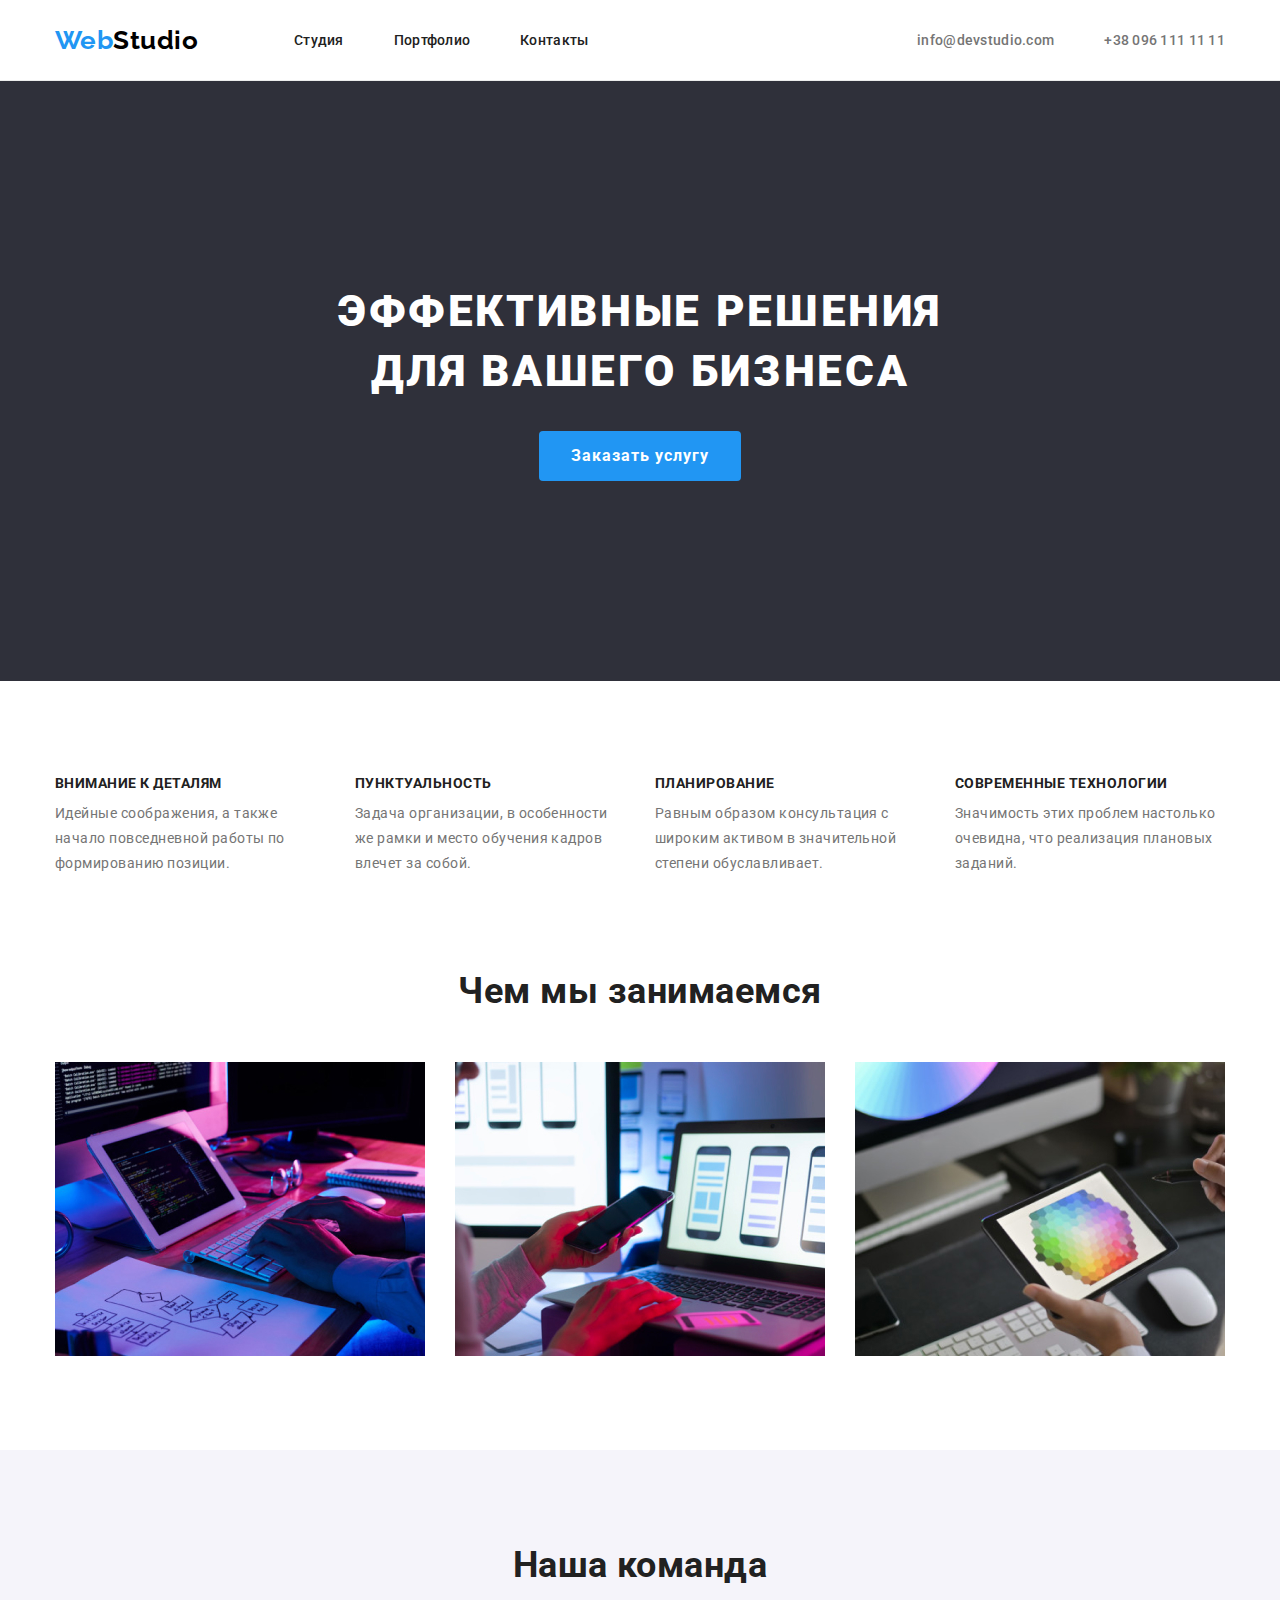
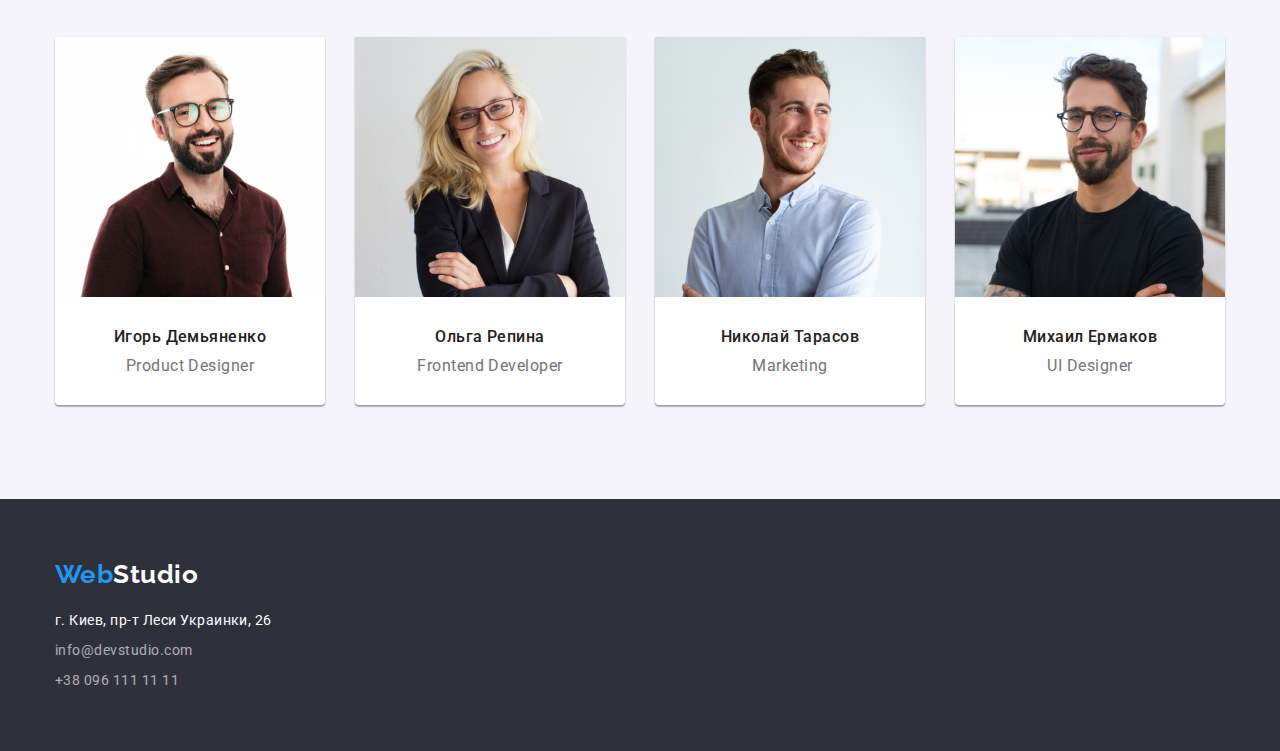
<file: index.html>
<!DOCTYPE  html>
<html  lang="ru">
<head>
        <meta  charset="UTF-8">
        <meta  name="viewport"  content="width=device-width,  initial-scale=1.0">
        <title>Document</title>
        <link href="https://fonts.googleapis.com/css2?family=Roboto:wght@400;500;700;900&display=swap" rel="stylesheet">
        <link href="https://fonts.googleapis.com/css2?family=Raleway:wght@700&family=Roboto:wght@400;500;700;900&display=swap" rel="stylesheet">
        <link rel="stylesheet" href="https://cdnjs.cloudflare.com/ajax/libs/modern-normalize/0.7.0/modern-normalize.min.css">
        <link rel="stylesheet" href="./css/styles.css">
</head>
<body>
        <!--Шапка  сайта-->
        <header class="page-header">
                <div class="container main-nav">
                                <a  href="index.html" class="site-logo">
                                        <span>Web</span>Studio
                                </a>
                        <nav class="nav">
                                <ul class="nav-list">
                                        <li class="nav-list-item">
                                                <a  href="index.html" class="nav-list-link">Студия</a>
                                        </li>
                                        <li class="nav-list-item">
                                                <a  href="portfolio.html" class="nav-list-link">Портфолио</a>
                                        </li>
                                        <li class="nav-list-item">
                                                <a  href="" class="nav-list-link">Контакты</a>
                                        </li>
                                </ul>
                        </nav>
        
                        <ul class="nav-contacts">
                                <li class="nav-contacts-item">
                                        <a  href="mailto:info@devstudio.com" class="nav-contacts-link">info@devstudio.com</a>
                                </li>
                                <li class="nav-contacts-item">
                                        <a  href="tel:+380961111111" class="nav-contacts-link">+38 096 111 11 11</a>
                                </li>
                        </ul>
                </div>
        </header>
        <main>
         <!--Герой-->
         <section class="hero">
                <div class="container">
                        <h1 class="hero-title">Эффективные решения для вашего бизнеса</h1>
                        <button type="submit" name="order-service" value="Заказать услугу" class="hero-button">Заказать услугу</button>
                </div>
        </section>
        <!--Особенности-->
        <section class="features">                
                <div class="container">
                        <ul class="features-list">
                                <li class="features-item">
                                        <h3 class="features-item-title">внимание к деталям</h3>
                                        <p class="features-item-description">Идейные соображения, а также начало повседневной работы по формированию позиции.</p>
                                </li>

                                <li class="features-item">
                                        <h3 class="features-item-title">пунктуальность</h3>
                                        <p class="features-item-description">Задача организации, в особенности же рамки и место обучения кадров влечет за собой.</p>
                                </li>

                                <li class="features-item">
                                        <h3 class="features-item-title">планирование</h3>
                                        <p class="features-item-description">Равным образом консультация с широким активом в значительной степени обуславливает.</p>
                                </li>

                                <li class="features-item">
                                        <h3 class="features-item-title">современные технологии</h3>
                                        <p class="features-item-description">Значимость этих проблем настолько очевидна, что реализация плановых заданий.</p>
                                </li>
                        </ul>
                </div>
        </section>
        
        <!--Чем  мы  занимаемся-->
        
        <section class="occupation">
                <div class="container">
                        <h2 class="occupation-title">Чем мы занимаемся</h2>
                        <ul class="occupation-list">
                                <li class="occupation-list-item">
                                                <img  src="./img/desktop.jpg"  alt="notebook" class="occupation-item-img">                                        

                                </li>

                                <li class="occupation-list-item">
                                        <img  src="./img/mobile.jpg"   alt="smartphone" class="occupation-item-img">
                                </li>

                                <li class="occupation-list-item">
                                                <img  src="./img/labtop.jpg"    alt="labtop" class="occupation-item-img">
                                </li>
                        </ul>
                </div>

        </section>
        <!--Наша  команда-->
        <section class="team">
                <div class="container">
                        <h2 class="team-title">Наша команда</h2>
                <ul class="team-list">
                        <li class="team-list-item">
                                <img  src="./img/Product-Designer.jpg"  alt="Igor Demyanenko" class="team-photo">
                                <h3 class="team-list-item-title">Игорь Демьяненко</h3>
                                <p class="team-list-item-description">Product Designer</p>
                        </li>

                        <li class="team-list-item">
                                <img  src="./img/Frontend-Developer.jpg"  alt="Olga Repina" class="team-photo">
                                <h3 class="team-list-item-title">Ольга Репина</h3>
                                <p class="team-list-item-description">Frontend Developer</p>
                        </li>        
                        <li class="team-list-item">
                                <img  src="./img/Marketing.jpg"  alt="Nikolai Tarasov" class="team-photo">
                                <h3 class="team-list-item-title">Николай Тарасов</h3>
                                <p class="team-list-item-description">Marketing</p>
                        </li>

                        <li class="team-list-item">
                                <img  src="./img/UI-Designer.jpg"  alt="Mikhail Ermakov" class="team-photo">
                                <h3 class="team-list-item-title">Михаил Ермаков</h3>
                                <p class="team-list-item-description">UI Designer</p>
                        </li>
                </ul>
                </div>               
        </section>  
    </main>
        <!--футер-->
        <footer class="page-footer">
                <div class="container flex-footer">
                   <a href="./index.html" class="site-logo">
                        <span>Web</span>Studio
                    </a>
                    <address class="address flex-footer">
                                        г. Киев, пр-т Леси Украинки, 26
                                <a  href="mailto:info@devstudio.com" class="footer-contacts-link">info@devstudio.com</a>
                                <a  href="tel:+380961111111" class="footer-contacts-link">+38 096 111 11 11</a>
                    </address>
                </div>         
         </footer>
</body>
</html>
</file>
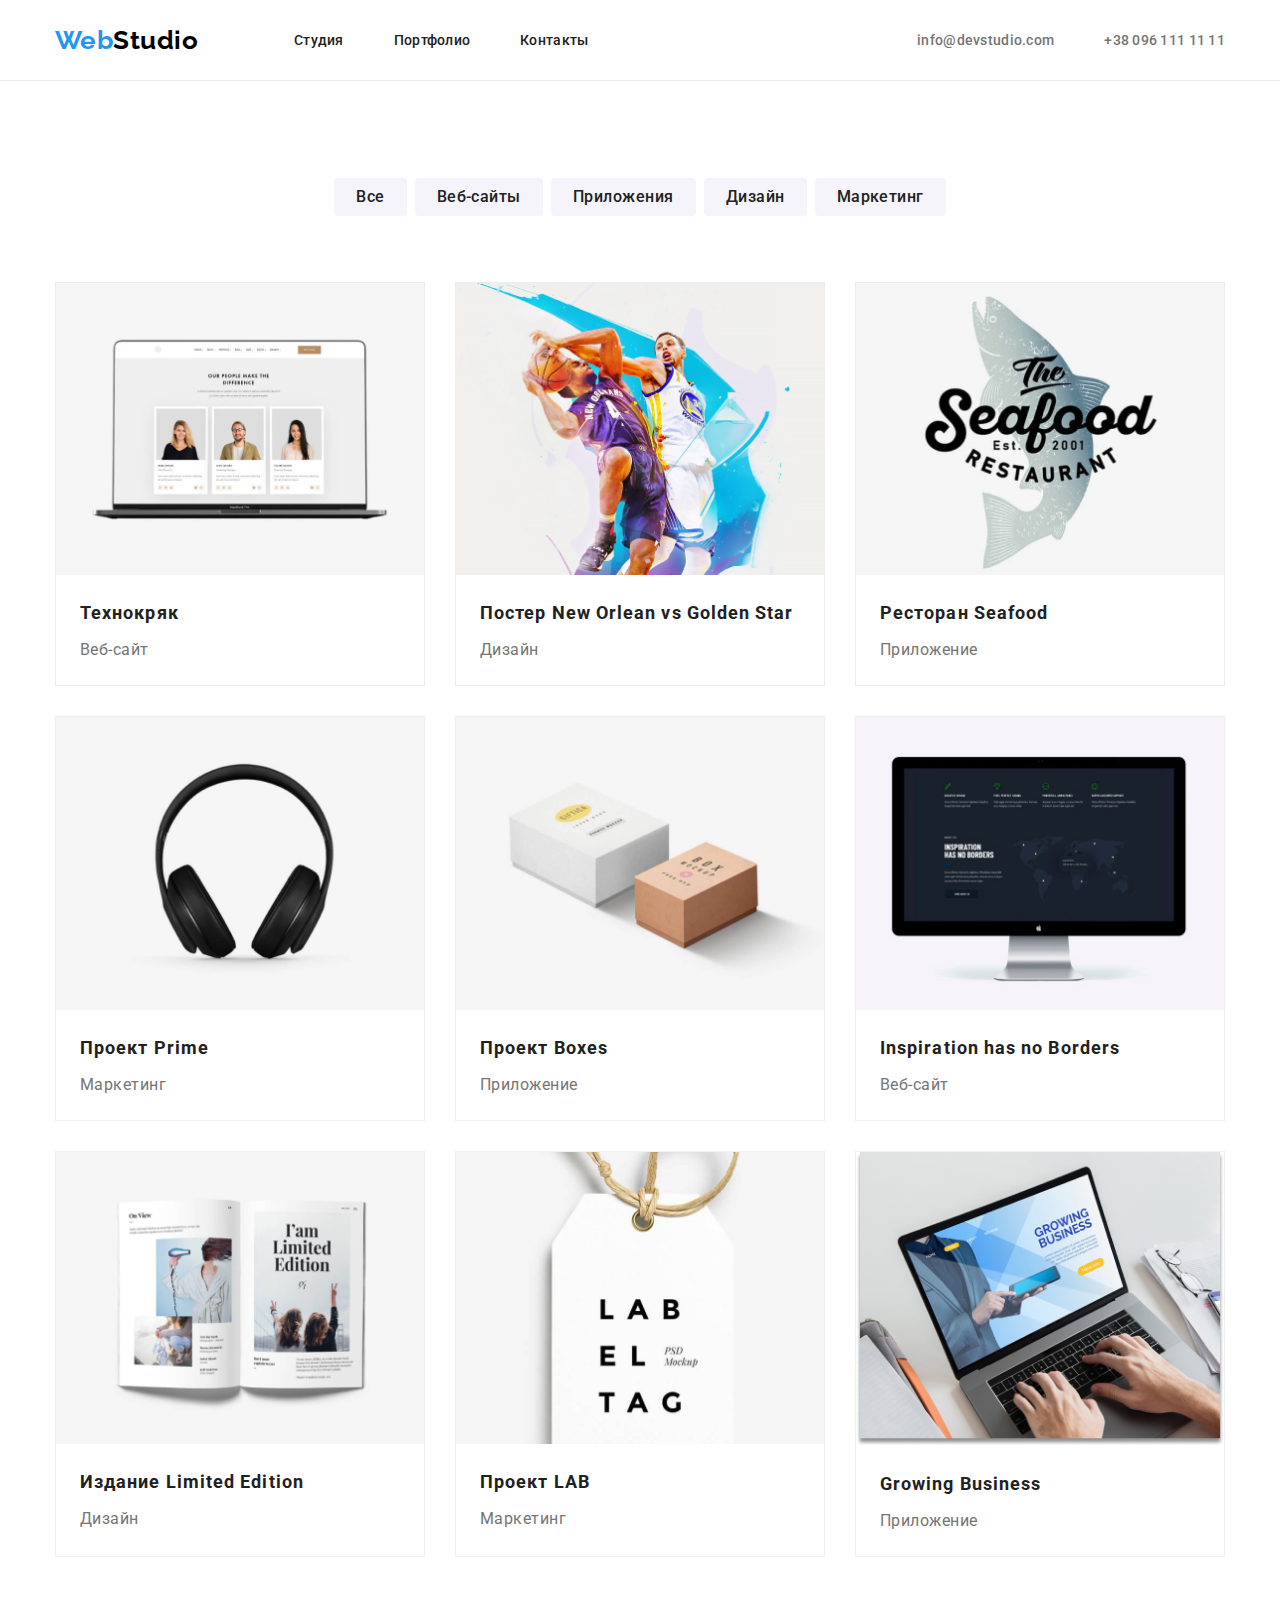
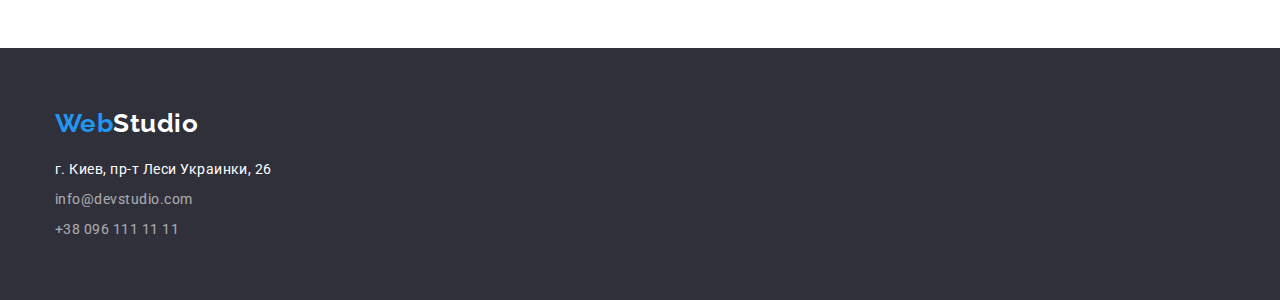
<file: portfolio.html>
<!DOCTYPE  html>
<html  lang="ru">
<head>
        <meta  charset="UTF-8">
        <meta  name="viewport"  content="width=device-width,  initial-scale=1.0">
        <title>Document</title>
        <link href="https://fonts.googleapis.com/css2?family=Roboto:wght@400;500;700;900&display=swap" rel="stylesheet">
        <link href="https://fonts.googleapis.com/css2?family=Raleway:wght@700&family=Roboto:wght@400;500;700;900&display=swap" rel="stylesheet">
        <link rel="stylesheet" href="https://cdnjs.cloudflare.com/ajax/libs/modern-normalize/0.7.0/modern-normalize.min.css">
        <link rel="stylesheet" href="./css/styles.css">
</head>
<body>
        <!--Шапка  сайта-->
        <header class="page-header">
            <div class="container main-nav">
                    <nav class="nav">
                            <a  href="index.html" class="site-logo">
                                    <span>Web</span>Studio
                            </a>
                            
                            <ul class="nav-list">
                                    <li class="nav-list-item">
                                            <a  href="index.html" class="nav-list-link">Студия</a>
                                    </li>
                                    <li class="nav-list-item">
                                            <a  href="portfolio.html" class="nav-list-link">Портфолио</a>
                                    </li>
                                    <li class="nav-list-item">
                                            <a  href="" class="nav-list-link">Контакты</a>
                                    </li>
                            </ul>
                    </nav>
    
                    <ul class="nav-contacts">
                            <li class="nav-contacts-item">
                                    <a  href="mailto:info@devstudio.com" class="nav-contacts-link">info@devstudio.com</a>
                            </li>
                            <li class="nav-contacts-item">
                                    <a  href="tel:+380961111111" class="nav-contacts-link">+38 096 111 11 11</a>
                            </li>
                    </ul>
            </div>
    </header>
        <main>
            <!--фильтры проектов-->
        <section class="projects">
            <div class="container">
                <h2 class="progects-type-title">Выберите тип проекта</h2>
                <ul class="progects-type-list">
                    <li class="progects-type-item">
                        <button type="button" class="progects-type-item-button">Все</button>
                    </li>
                    <li class="progects-type-item">
                        <button type="button" class="progects-type-item-button">Веб-сайты</button>
                    </li>
                    <li class="progects-type-item">
                        <button type="button" class="progects-type-item-button">Приложения</button>
                    </li>
                    <li class="progects-type-item">
                        <button type="button" class="progects-type-item-button">Дизайн</button>
                    </li>
                    <li class="progects-type-item">
                        <button type="button" class="progects-type-item-button">Маркетинг</button>
                    </li>
                </ul>
                
                <h2 class="projects-title">Наши проекты</h2>
                <ul class="projects-list">
                    <li class="projects-list-item">
                        <img src="./img/web-site.jpg" alt="Веб-сайт Технокряк" class="projects-posters">
                        <div class="project-title-container">
                            <h3 class="projects-list-item-title">Технокряк</h3>
                            <p class="projects-list-item-description">Веб-сайт</p>
                        </div>
                    </li>
                    <li class="projects-list-item">
                        
                        <img src="./img/poster.jpg" alt="Постер New Orlean vs Golden State" class="projects-posters">
                        <div class="project-title-container">
                            <h3 class="projects-list-item-title">Постер New Orlean vs Golden Star</h3>
                            <p class="projects-list-item-description">Дизайн</p>
                        </div>
                    </li>
                    <li class="projects-list-item">
                        <img src="./img/restaurant-logo.jpg" alt="логотип ресторана Seafood" class="projects-posters">
                        <div class="project-title-container">
                            <h3 class="projects-list-item-title">Ресторан Seafood</h3>
                            <p class="projects-list-item-description">Приложение</p>
                        </div>
                    </li>
                    <li class="projects-list-item">
                        <img src="./img/project-prime.jpg" alt="Наушники" class="projects-posters">
                        <div class="project-title-container">
                            <h3 class="projects-list-item-title">Проект Prime</h3>
                            <p class="projects-list-item-description">Маркетинг</p>
                        </div>
                    </li>
                    <li class="projects-list-item">
                        <img src="./img/project-boxes.jpg" alt="серая и коричневая коробки" class="projects-posters">
                        <div class="project-title-container">
                            <h3 class="projects-list-item-title">Проект Boxes</h3>
                            <p class="projects-list-item-description">Приложение</p>
                        </div>
                    </li>
                    <li class="projects-list-item">
                        <img src="./img/Inspiration.jpg" alt="Веб-сайт Inspiration has no Borders" class="projects-posters">
                        <div class="project-title-container">
                            <h3 class="projects-list-item-title">Inspiration has no Borders</h3>
                            <p class="projects-list-item-description">Веб-сайт</p>
                        </div>
                    </li>
                    <li class="projects-list-item">
                        <img src="./img/edition.jpg" alt="пример дизайна открытой книги" class="projects-posters">
                        <div class="project-title-container">
                            <h3 class="projects-list-item-title">Издание Limited Edition</h3>
                            <p class="projects-list-item-description">Дизайн</p>
                        </div>
                    </li>
                    <li class="projects-list-item">
                        <img src="./img/project-LAB-logo.jpg" alt="логотип проекта LAB" class="projects-posters">
                        <div class="project-title-container">
                            <h3 class="projects-list-item-title">Проект LAB</h3>
                            <p class="projects-list-item-description">Маркетинг</p>
                        </div>
                    </li>
                    <li class="projects-list-item">
                        <img src="./img/growing-.jpg" alt="Стартовая страница приложения Growing Business" class="projects-posters">
                        <div class="project-title-container">
                            <h3 class="projects-list-item-title">Growing Business</h3>
                            <p class="projects-list-item-description">Приложение</p>
                        </div>
                    </li>
                </ul>
           </div>
       </section>
        </main>
        <!--футер-->
        <footer class="page-footer">
            <div class="container flex-footer">
               <a href="./index.html" class="site-logo">
                    <span>Web</span>Studio
                </a>
                <address class="address flex-footer">
                                    г. Киев, пр-т Леси Украинки, 26
                            <a  href="mailto:info@devstudio.com" class="footer-contacts-link">info@devstudio.com</a>
                            <a  href="tel:+380961111111" class="footer-contacts-link">+38 096 111 11 11</a>
                </address>
            </div>         
     </footer>
</body>
</html>
</file>
<file: css/styles.css>
:root {
  --main-color: #ffffff;
  --titles-color: #212121;
  --team-buttons-bg-color: #f5f4fa;
  --footer-hero-bg-color: #2f303a;
  --hover-focus-logo-button-color: #2196f3;
  --site-logo-text-color: #000;
  --description-header-link-color: #757575;
  --border-color: #EEEEEE;
  --header-border-color: #ECECEC;
}

/* * {
  outline: 1px solid tomato;
} */

body {
  background-color: var(--main-color);
  font-family: "Roboto", sans-serif;
  letter-spacing: 0.03em;
  
}

.container {
  margin-left: auto;
  margin-right: auto;
  width: 1200px;
  padding-left: 15px;
  padding-right: 15px;
}

.page-header {
  font-weight: 500;
  font-size: 14px;

  border-bottom: 1px solid var(--header-border-color);
}


.main-nav {
  display: flex;
  align-items: center;
  justify-content: space-between;
}

.nav {
  display: flex;
  align-items: center;
}

.site-logo {
  width: 145px;
  margin-right: 94px;
  
  font-family: "Raleway", sans-serif;
  color: var(--site-logo-text-color);
  font-weight: bold;
  font-size: 26px;
  line-height: 1.19;
  text-decoration: none;
}

.site-logo span {
  color: var(--hover-focus-logo-button-color);
}

.nav-list,
.nav-contacts,
.features-list,
.occupation-list,
.team-list,
.progects-type-list,
.projects-list, 
.footer-contacts {
  list-style: none;
  padding: 0;
  margin: 0;
}

.nav-list{
  display: flex;
  justify-content: space-between;

}

.nav-list-item:not(:last-child) {
  margin-right: 50px;
}

.nav-list-link {
  display: block;
  padding-top: 32px;
  padding-bottom: 32px;

  font-size: 14px;
  font-weight: 500;
  text-decoration: none;
  color: var(--titles-color);
  letter-spacing: 0.02em;

}

.nav-list-link:hover,
.nav-list-link:focus {
  color: var(--hover-focus-logo-button-color);
}

.nav-contacts {
  display: flex;
  margin-left: auto;
}

.nav-contacts-item:not(:last-child) {
  margin-right: 50px;
}

.nav-contacts-link {
  font-size: 14px;
  font-weight: 500;
  text-decoration: none;
  color: var(--description-header-link-color);
  letter-spacing: 0.02em;
  line-height: 1.1429;
}

.nav-contacts-link:hover,
.nav-contacts-link:focus {
  color: var(--hover-focus-logo-button-color);
}

.hero {
  background-color: var(--footer-hero-bg-color);
  text-align: center;
  padding-top: 200px;
  padding-bottom: 200px;
}

.hero-title {
  margin-top: 0;
  margin-right: auto;
  margin-bottom: 30px;
  margin-left: auto;
  max-width: 696px;

  font-size: 44px;
  font-weight: 900;
  line-height: 1.364;
  color: var(--main-color);
  letter-spacing: 0.06em;
  text-align: center;
  text-transform: uppercase;
}

.hero-button {
  min-width: 200px;
  padding: 10px 32px;
  border: 0;
  border-radius: 4px;
  
  

  background-color: var(--hover-focus-logo-button-color);

  font-size: 16px;
  font-weight: 700;
  color: var(--main-color);
  line-height: 1.875;
  letter-spacing: 0.06em;
}

.features {
padding-top: 94px;
padding-bottom: 94px;
}

.features-list {
  display: flex;
  flex-wrap: wrap;
}

.features-item {
  flex-basis: calc((100% - 30px * 3) / 4);
  margin-right: 30px;
}

.features-item:nth-child(4n) {
  margin-right: 0;
}

.features-item-title {
  margin-top: 0;
  margin-bottom: 10px;

  font-size: 14px;
  font-weight: 700;
  line-height: 1.15;
  color: var(--titles-color);
  text-transform: uppercase;
  
}

.features-item-description {
  margin: 0;
  font-size: 14px;
  line-height: 1.79;
  color: var(--description-header-link-color);
}

.occupation {
  padding-bottom: 94px;
}

.occupation-title {
  margin-top: 0;
  margin-bottom: 50px;
  margin-right: auto;
  margin-left: auto;
  max-width: calc((100% - 3 * 14px) / 3);

  font-size: 36px;
  font-weight: 700;
  color: var(--titles-color);
  text-align: center;
  line-height: 1.17;
}

.occupation-list {
  display: flex;
  flex-wrap: wrap;

  font-size: 0;
}

.occupation-list-item {
  flex-basis: calc((100% - 2 * 30px) / 3);
  margin-right: 30px;
}

.occupation-list-item:nth-child(3n) {
  margin-right: 0px;
}

.occupation-item-img {
  display: block;
  max-width: 100%;
  height: auto;
}

.team {
  background-color: var(--team-buttons-bg-color);
  padding-top: 94px;
  padding-bottom: 94px;
}

.team-title {
  margin-top: 0;
  margin-bottom: 50px;
  margin-right: auto;
  margin-left: auto;
  max-width: calc((100% - 3 * 14px) / 3);
  
  font-size: 36px;
  font-weight: 700;
  line-height: 1.17;
  color: var(--titles-color);
  text-align: center;
}

.team-list {
  display: flex;
  flex-wrap: wrap;
}

.team-list-item {
  flex-basis: calc((100% - 3 * 30px) / 4);
  margin-right: 30px;
  padding-bottom: 30px;

  text-align: center;
  background-color: var(--main-color);
  box-shadow: 0px 1px 3px rgba(0, 0, 0, 0.12), 0px 1px 1px rgba(0, 0, 0, 0.14), 0px 2px 1px rgba(0, 0, 0, 0.2);
  border-radius: 0px 0px 4px 4px;
}

.team-list-item:nth-child(4n) {
  margin-right: 0px;
  
}


.team-photo {
  display: block;
  max-width: 100%;
  height: auto;
  margin-bottom: 30px;
}

.team-list-item-title {
  margin-top: 0;
  margin-bottom: 10px;

  font-size: 16px;
  font-weight: 500;
  line-height: 1.1875;
  color: var(--titles-color);
}

.team-list-item-description {
  margin-top: 0;
  margin-bottom: 0;
  
  font-weight: 400;
  font-size: 16px;
  line-height: 1.1875;
  color: var(--description-header-link-color);
}

.page-footer {
  padding: 60px 0px;

  color: var(--main-color);
  background-color: var(--footer-hero-bg-color);
  font-size: 0;
}

.flex-footer {
  display: flex;
  flex-direction: column;
}

.page-footer .site-logo {
  margin-right: 0;
  margin-bottom: 20px;

  color: var(--main-color);
}

.address {
  width: 231px;
  font-style: normal;
  font-size: 14px;
  line-height: 1.5;
}


.footer-contacts-link {
  margin-top: 9px;
  
  font-weight: 400;
  text-decoration: none;
  color: var(--main-color);
  opacity: 0.6;
}

/*стили отдельных елементов страници portfolio.html*/
.progects-type-title,
.projects-title {
  display: none;
}

.progects-type-list {
  display: flex;
  justify-content: center;
  align-items: flex-start;
  margin-bottom: 50px;  
  padding-bottom: 16px;  
}


.progects-type-item:not(:last-child){
  margin-right: 8px;
}

.progects-type-item-button {
  padding: 6px 22px;
  
  background-color: var(--team-buttons-bg-color);
  font-size: 16px;
  font-weight: 500;
  color: var(--titles-color);
  text-align: center;
  line-height: 1.625;
  letter-spacing: 0.03em;
  
  cursor: pointer;
  border: 0px;
  border-radius: 4px;
}

.progects-type-item-button:hover,
.progects-type-item-button:focus {
  background-color: var(--hover-focus-logo-button-color);
  color: var(--main-color);
}

.projects {
  padding-top: 97px;
  padding-bottom: 91px;
}

.projects-list {
  display: flex;
  flex-wrap: wrap;
}

.projects-list-item {
  flex-basis: calc((100% - 30px * 2) / 3);
  margin-right: 30px;
  margin-bottom: 30px;
  padding-bottom: 20px;

  border: 1px solid var(--border-color);
}

.projects-list-item:nth-child(3n){
  margin-right: 0;
}

.projects-list-item:nth-last-child(-n + 3) {
  margin-bottom: 0;
}

.projects-posters {
  display: block;
  max-width: 100%;
  height: auto;
  margin-bottom: 20px;
}

.project-title-container{
  margin-right: 24px;
  margin-left: 24px;    
}

.projects-list-item-title {
  margin-top: 0;
  margin-bottom: 4px;
  padding: 0;

  font-size: 18px;
  font-weight: 700;
  line-height: 2;
  letter-spacing: 0.06em;
  color: var(--titles-color);
}

.projects-list-item-description {
  margin: 0;
  padding: 0;

  font-size: 16px;
  font-weight: 400;
  color: var(--description-header-link-color);
  line-height: 1.875;
  letter-spacing: 0.03em;
}
</file>
